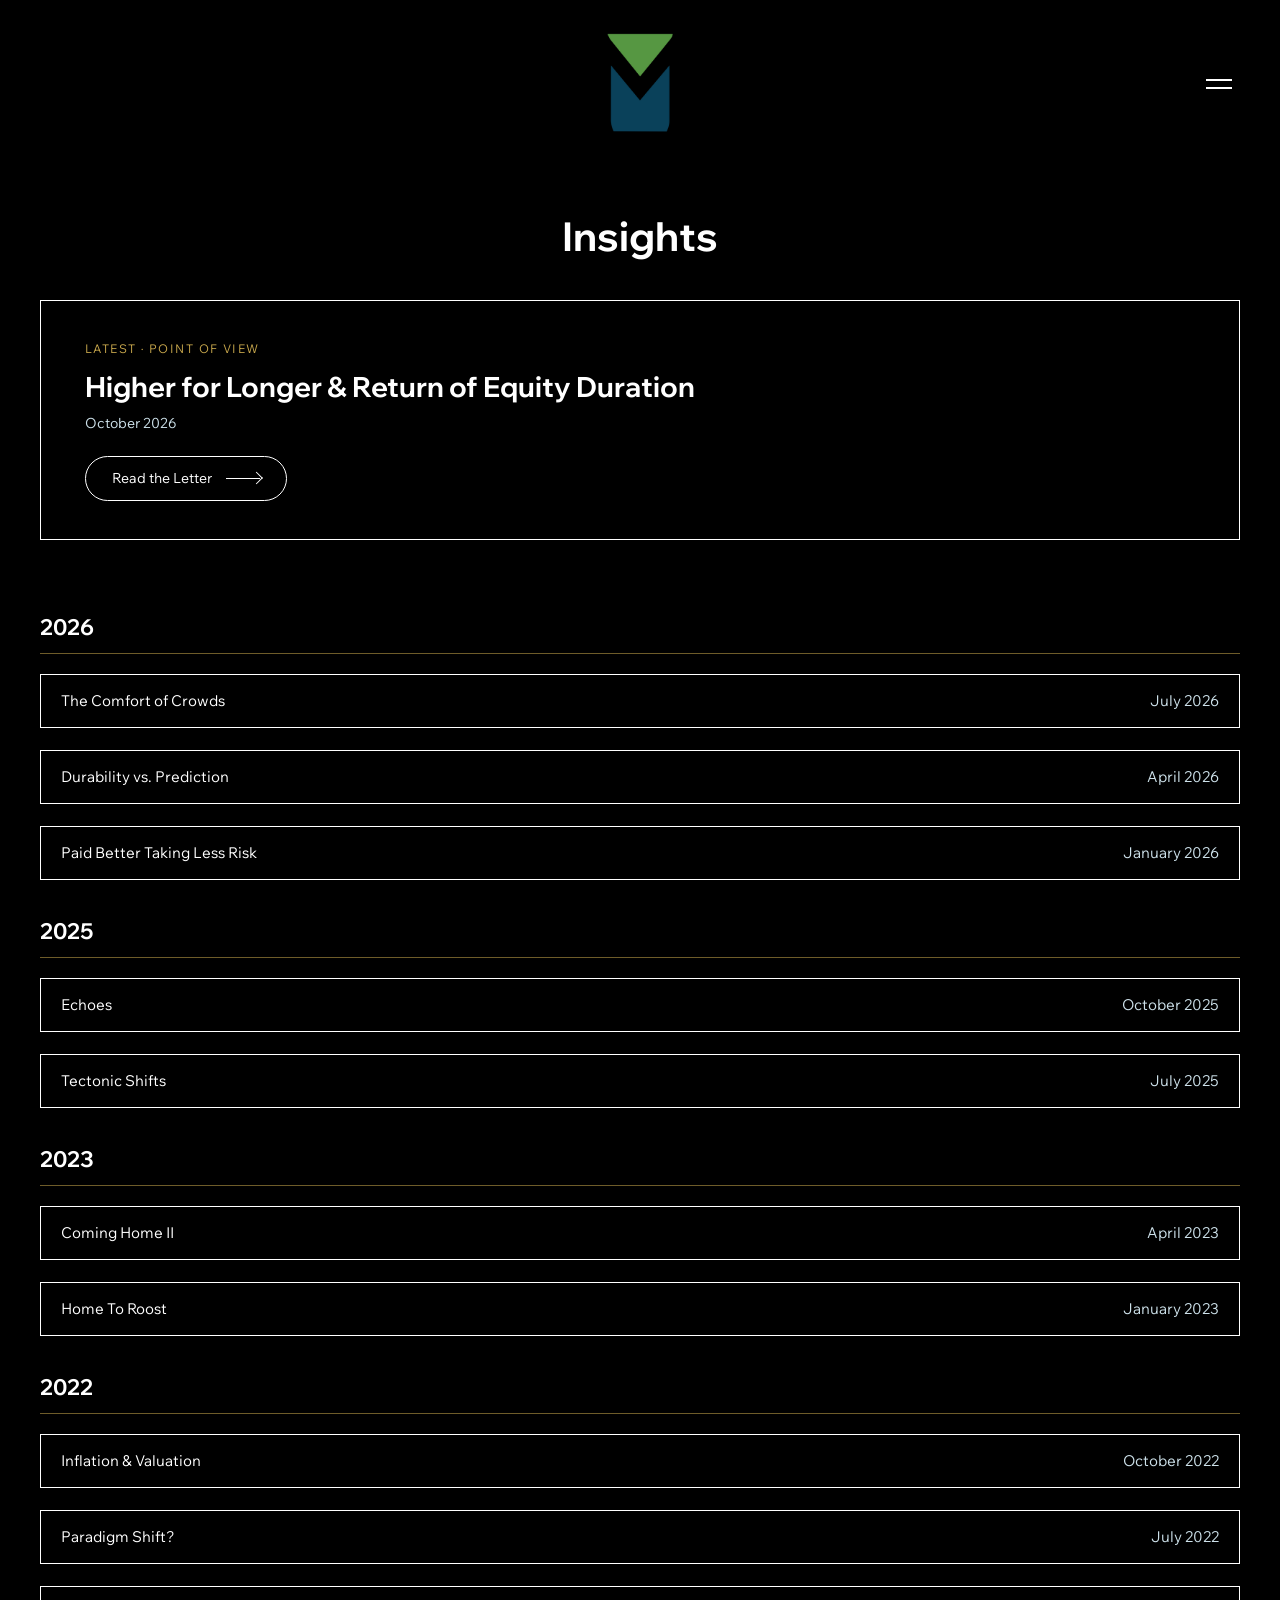
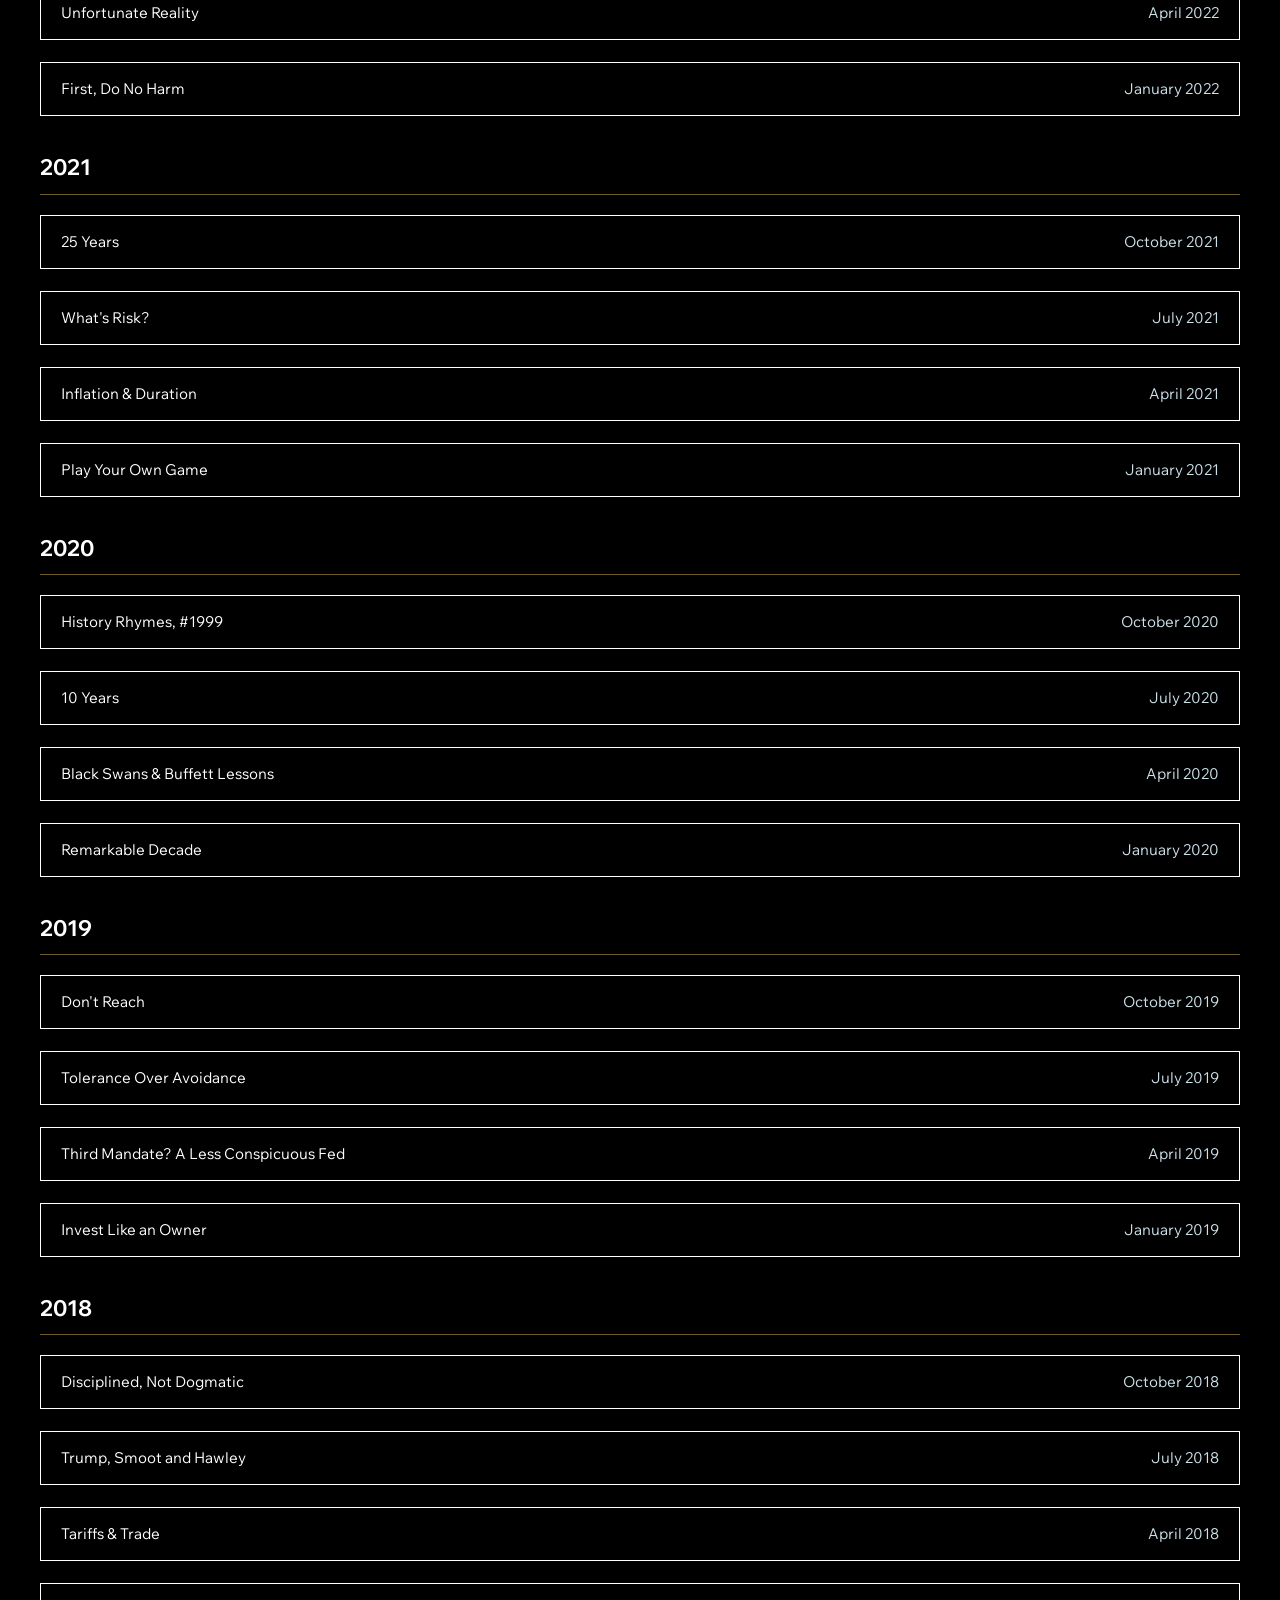
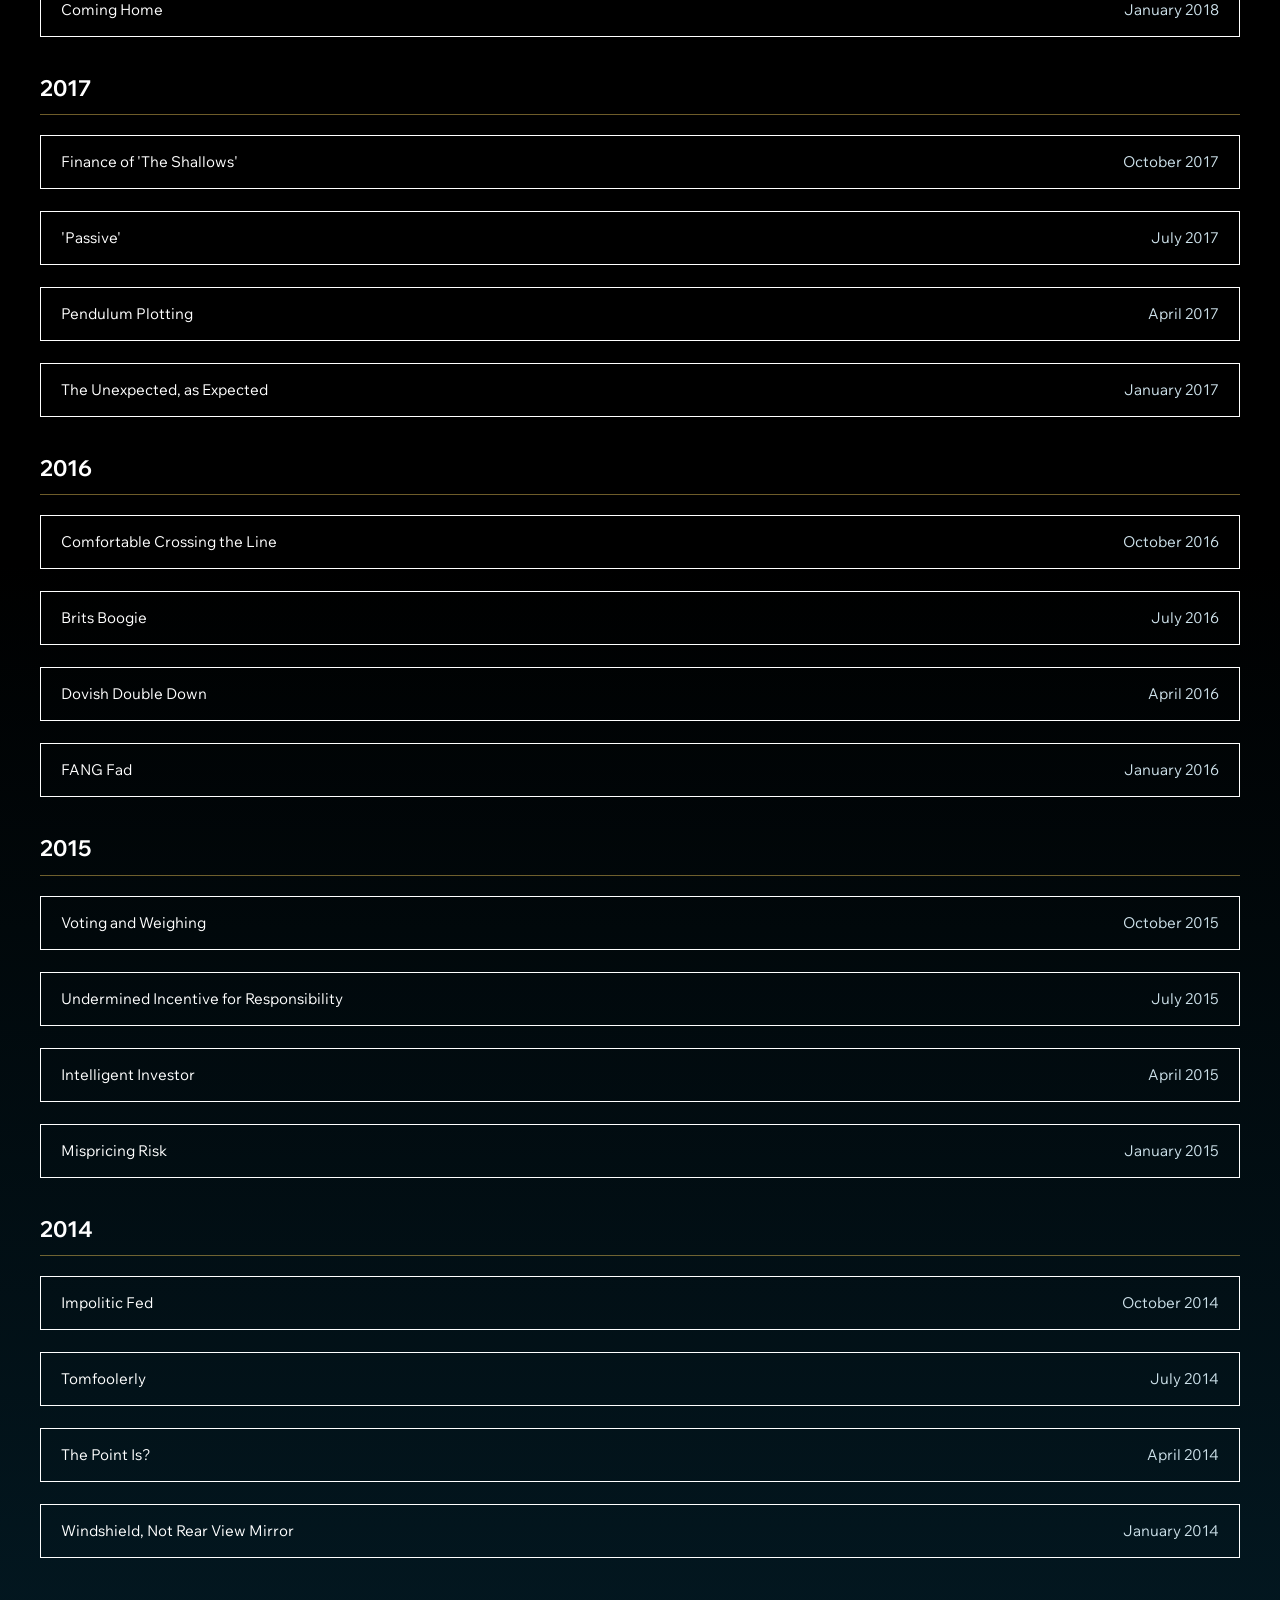
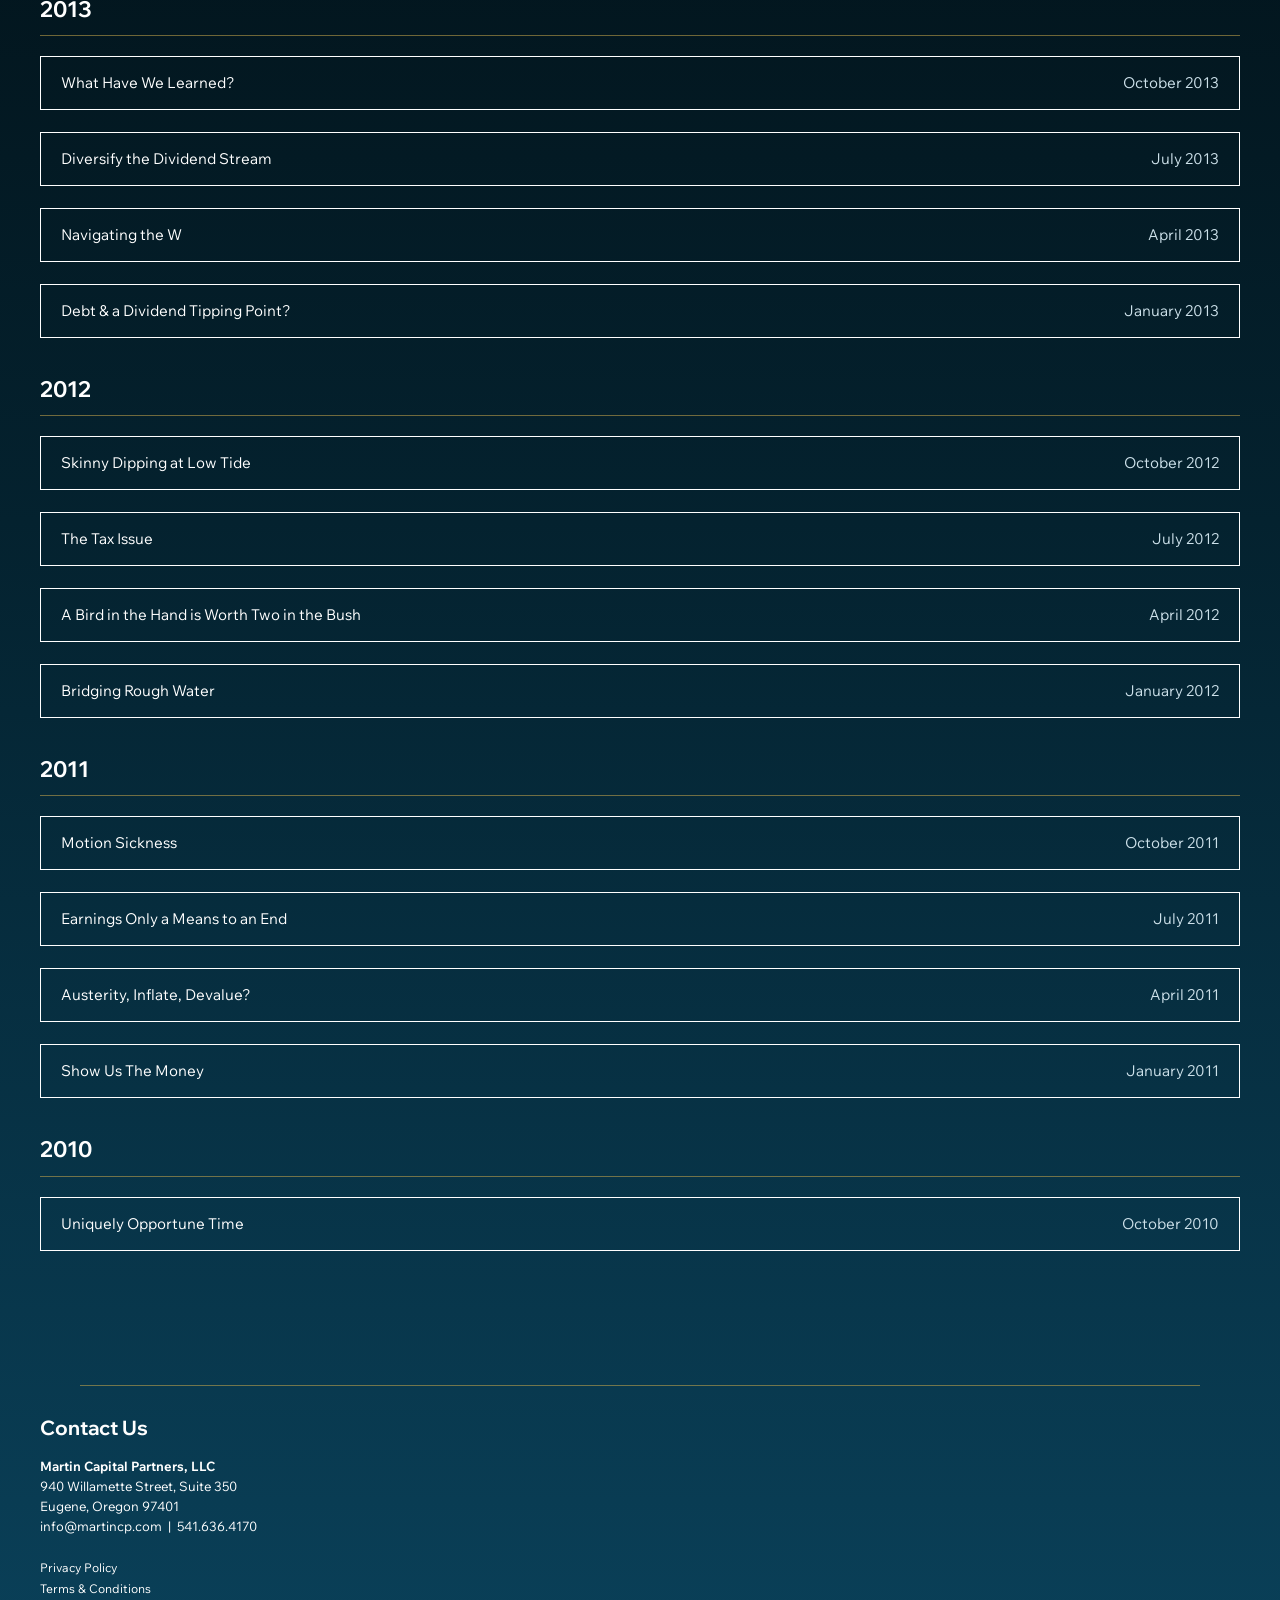
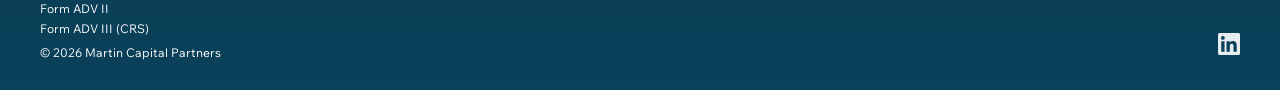
<file: insights.html>
<!DOCTYPE html>
<html lang="en">
<head>
<meta charset="UTF-8">
<meta name="viewport" content="width=device-width, initial-scale=1.0">
<title>Insights | Martin Capital Partners</title>
<meta name="description" content="Martin Capital Partners' quarterly Point of View letters — 57 letters on dividends, durability, and risk, written continuously since 2010.">
<link rel="canonical" href="https://www.martincp.com/insights">
<meta property="og:type" content="website">
<meta property="og:site_name" content="Martin Capital Partners">
<meta property="og:title" content="Insights | Martin Capital Partners">
<meta property="og:description" content="Martin Capital Partners' quarterly Point of View letters on dividends, durability, and risk, written continuously since 2010.">
<meta property="og:url" content="https://www.martincp.com/insights">
<meta property="og:image" content="https://www.martincp.com/assets/hero.jpg">
<meta name="twitter:card" content="summary_large_image">
<link rel="icon" type="image/png" href="assets/logo.png">
<link rel="preconnect" href="https://fonts.googleapis.com">
<link href="https://fonts.googleapis.com/css2?family=Wix+Madefor+Display:wght@400;700&family=Wix+Madefor+Text:wght@400;700&display=swap" rel="stylesheet">
<link rel="stylesheet" href="css/style.css?v=202608111342">
</head>
<body>
<div class="page">

<header class="site">
  <a class="logo" href="index.html"><img src="assets/logo.png" alt="Martin Capital Partners logo"></a>
  <button class="menu-btn" aria-label="Toggle menu" aria-expanded="false" onclick="toggleMenu()"><span></span><span></span></button>
</header>

<nav class="menu-overlay" id="menuOverlay" aria-label="Site menu">
  <a href="index.html">Home</a>
  <a href="team.html">MCP Team</a>
  <a href="philosophy.html">Investment Philosophy</a>
  <a href="insights.html" onclick="closeMenu()">Insights</a>
  <a href="index.html#resources">Client Resources</a>
  <a href="index.html#contact">Contact</a>
</nav>

<h1 class="page-title">Insights</h1>

<div class="wrap-wide">
  <div class="featured-letter reveal">
    <div class="kicker">Latest &middot; Point of View</div>
    <h2>Higher for Longer & Return of Equity Duration</h2>
    <div class="date">October 2026</div>
    <a class="btn" href="assets/letters/2026-oct-higher-for-longer-return-of-equity-duration.pdf" target="_blank" rel="noopener">Read the Letter <span class="arrow"></span></a>
  </div>

  <div class="year-block">
    <div class="year reveal">2026</div>
    <a class="insight-box reveal" href="assets/letters/2026-jul-the-comfort-of-crowds.pdf" target="_blank" rel="noopener"><span>The Comfort of Crowds</span><span class="when">July 2026</span></a>
    <a class="insight-box reveal" href="assets/letters/2026-apr-durability-vs-prediction.pdf" target="_blank" rel="noopener"><span>Durability vs. Prediction</span><span class="when">April 2026</span></a>
    <a class="insight-box reveal" href="assets/letters/2026-jan-paid-better-taking-less-risk.pdf" target="_blank" rel="noopener"><span>Paid Better Taking Less Risk</span><span class="when">January 2026</span></a>
  </div>
  <div class="year-block">
    <div class="year reveal">2025</div>
    <a class="insight-box reveal" href="assets/letters/2025-oct-echoes.pdf" target="_blank" rel="noopener"><span>Echoes</span><span class="when">October 2025</span></a>
    <a class="insight-box reveal" href="assets/letters/2025-jul-tectonic-shifts.pdf" target="_blank" rel="noopener"><span>Tectonic Shifts</span><span class="when">July 2025</span></a>
  </div>
  <div class="year-block">
    <div class="year reveal">2023</div>
    <a class="insight-box reveal" href="assets/letters/2023-apr-coming-home-ii.pdf" target="_blank" rel="noopener"><span>Coming Home II</span><span class="when">April 2023</span></a>
    <a class="insight-box reveal" href="assets/letters/2023-jan-home-to-roost.pdf" target="_blank" rel="noopener"><span>Home To Roost</span><span class="when">January 2023</span></a>
  </div>
  <div class="year-block">
    <div class="year reveal">2022</div>
    <a class="insight-box reveal" href="assets/letters/2022-oct-inflation-valuation.pdf" target="_blank" rel="noopener"><span>Inflation & Valuation</span><span class="when">October 2022</span></a>
    <a class="insight-box reveal" href="assets/letters/2022-jul-paradigm-shift.pdf" target="_blank" rel="noopener"><span>Paradigm Shift?</span><span class="when">July 2022</span></a>
    <a class="insight-box reveal" href="assets/letters/2022-apr-unfortunate-reality.pdf" target="_blank" rel="noopener"><span>Unfortunate Reality</span><span class="when">April 2022</span></a>
    <a class="insight-box reveal" href="assets/letters/2022-jan-first-do-no-harm.pdf" target="_blank" rel="noopener"><span>First, Do No Harm</span><span class="when">January 2022</span></a>
  </div>
  <div class="year-block">
    <div class="year reveal">2021</div>
    <a class="insight-box reveal" href="assets/letters/2021-oct-25-years.pdf" target="_blank" rel="noopener"><span>25 Years</span><span class="when">October 2021</span></a>
    <a class="insight-box reveal" href="assets/letters/2021-jul-what-s-risk.pdf" target="_blank" rel="noopener"><span>What's Risk?</span><span class="when">July 2021</span></a>
    <a class="insight-box reveal" href="assets/letters/2021-apr-inflation-duration.pdf" target="_blank" rel="noopener"><span>Inflation & Duration</span><span class="when">April 2021</span></a>
    <a class="insight-box reveal" href="assets/letters/2021-jan-play-your-own-game.pdf" target="_blank" rel="noopener"><span>Play Your Own Game</span><span class="when">January 2021</span></a>
  </div>
  <div class="year-block">
    <div class="year reveal">2020</div>
    <a class="insight-box reveal" href="assets/letters/2020-oct-history-rhymes-1999.pdf" target="_blank" rel="noopener"><span>History Rhymes, #1999</span><span class="when">October 2020</span></a>
    <a class="insight-box reveal" href="assets/letters/2020-jul-10-years.pdf" target="_blank" rel="noopener"><span>10 Years</span><span class="when">July 2020</span></a>
    <a class="insight-box reveal" href="assets/letters/2020-apr-black-swans-buffett-lessons.pdf" target="_blank" rel="noopener"><span>Black Swans & Buffett Lessons</span><span class="when">April 2020</span></a>
    <a class="insight-box reveal" href="assets/letters/2020-jan-remarkable-decade.pdf" target="_blank" rel="noopener"><span>Remarkable Decade</span><span class="when">January 2020</span></a>
  </div>
  <div class="year-block">
    <div class="year reveal">2019</div>
    <a class="insight-box reveal" href="assets/letters/2019-oct-don-t-reach.pdf" target="_blank" rel="noopener"><span>Don't Reach</span><span class="when">October 2019</span></a>
    <a class="insight-box reveal" href="assets/letters/2019-jul-tolerance-over-avoidance.pdf" target="_blank" rel="noopener"><span>Tolerance Over Avoidance</span><span class="when">July 2019</span></a>
    <a class="insight-box reveal" href="assets/letters/2019-apr-third-mandate-a-less-conspicuous-fed.pdf" target="_blank" rel="noopener"><span>Third Mandate? A Less Conspicuous Fed</span><span class="when">April 2019</span></a>
    <a class="insight-box reveal" href="assets/letters/2019-jan-invest-like-an-owner.pdf" target="_blank" rel="noopener"><span>Invest Like an Owner</span><span class="when">January 2019</span></a>
  </div>
  <div class="year-block">
    <div class="year reveal">2018</div>
    <a class="insight-box reveal" href="assets/letters/2018-oct-disciplined-not-dogmatic.pdf" target="_blank" rel="noopener"><span>Disciplined, Not Dogmatic</span><span class="when">October 2018</span></a>
    <a class="insight-box reveal" href="assets/letters/2018-jul-trump-smoot-and-hawley.pdf" target="_blank" rel="noopener"><span>Trump, Smoot and Hawley</span><span class="when">July 2018</span></a>
    <a class="insight-box reveal" href="assets/letters/2018-apr-tariffs-trade.pdf" target="_blank" rel="noopener"><span>Tariffs & Trade</span><span class="when">April 2018</span></a>
    <a class="insight-box reveal" href="assets/letters/2018-jan-coming-home.pdf" target="_blank" rel="noopener"><span>Coming Home</span><span class="when">January 2018</span></a>
  </div>
  <div class="year-block">
    <div class="year reveal">2017</div>
    <a class="insight-box reveal" href="assets/letters/2017-oct-finance-of-the-shallows.pdf" target="_blank" rel="noopener"><span>Finance of 'The Shallows'</span><span class="when">October 2017</span></a>
    <a class="insight-box reveal" href="assets/letters/2017-jul-passive.pdf" target="_blank" rel="noopener"><span>'Passive'</span><span class="when">July 2017</span></a>
    <a class="insight-box reveal" href="assets/letters/2017-apr-pendulum-plotting.pdf" target="_blank" rel="noopener"><span>Pendulum Plotting</span><span class="when">April 2017</span></a>
    <a class="insight-box reveal" href="assets/letters/2017-jan-the-unexpected-as-expected.pdf" target="_blank" rel="noopener"><span>The Unexpected, as Expected</span><span class="when">January 2017</span></a>
  </div>
  <div class="year-block">
    <div class="year reveal">2016</div>
    <a class="insight-box reveal" href="assets/letters/2016-oct-comfortable-crossing-the-line.pdf" target="_blank" rel="noopener"><span>Comfortable Crossing the Line</span><span class="when">October 2016</span></a>
    <a class="insight-box reveal" href="assets/letters/2016-jul-brits-boogie.pdf" target="_blank" rel="noopener"><span>Brits Boogie</span><span class="when">July 2016</span></a>
    <a class="insight-box reveal" href="assets/letters/2016-apr-dovish-double-down.pdf" target="_blank" rel="noopener"><span>Dovish Double Down</span><span class="when">April 2016</span></a>
    <a class="insight-box reveal" href="assets/letters/2016-jan-fang-fad.pdf" target="_blank" rel="noopener"><span>FANG Fad</span><span class="when">January 2016</span></a>
  </div>
  <div class="year-block">
    <div class="year reveal">2015</div>
    <a class="insight-box reveal" href="assets/letters/2015-oct-voting-and-weighing.pdf" target="_blank" rel="noopener"><span>Voting and Weighing</span><span class="when">October 2015</span></a>
    <a class="insight-box reveal" href="assets/letters/2015-jul-undermined-incentive-for-responsibility.pdf" target="_blank" rel="noopener"><span>Undermined Incentive for Responsibility</span><span class="when">July 2015</span></a>
    <a class="insight-box reveal" href="assets/letters/2015-apr-intelligent-investor.pdf" target="_blank" rel="noopener"><span>Intelligent Investor</span><span class="when">April 2015</span></a>
    <a class="insight-box reveal" href="assets/letters/2015-jan-mispricing-risk.pdf" target="_blank" rel="noopener"><span>Mispricing Risk</span><span class="when">January 2015</span></a>
  </div>
  <div class="year-block">
    <div class="year reveal">2014</div>
    <a class="insight-box reveal" href="assets/letters/2014-oct-impolitic-fed.pdf" target="_blank" rel="noopener"><span>Impolitic Fed</span><span class="when">October 2014</span></a>
    <a class="insight-box reveal" href="assets/letters/2014-jul-tomfoolerly.pdf" target="_blank" rel="noopener"><span>Tomfoolerly</span><span class="when">July 2014</span></a>
    <a class="insight-box reveal" href="assets/letters/2014-apr-the-point-is.pdf" target="_blank" rel="noopener"><span>The Point Is?</span><span class="when">April 2014</span></a>
    <a class="insight-box reveal" href="assets/letters/2014-jan-windshield-not-rear-view-mirror.pdf" target="_blank" rel="noopener"><span>Windshield, Not Rear View Mirror</span><span class="when">January 2014</span></a>
  </div>
  <div class="year-block">
    <div class="year reveal">2013</div>
    <a class="insight-box reveal" href="assets/letters/2013-oct-what-have-we-learned.pdf" target="_blank" rel="noopener"><span>What Have We Learned?</span><span class="when">October 2013</span></a>
    <a class="insight-box reveal" href="assets/letters/2013-jul-diversify-the-dividend-stream.pdf" target="_blank" rel="noopener"><span>Diversify the Dividend Stream</span><span class="when">July 2013</span></a>
    <a class="insight-box reveal" href="assets/letters/2013-apr-navigating-the-w.pdf" target="_blank" rel="noopener"><span>Navigating the W</span><span class="when">April 2013</span></a>
    <a class="insight-box reveal" href="assets/letters/2013-jan-debt-a-dividend-tipping-point.pdf" target="_blank" rel="noopener"><span>Debt & a Dividend Tipping Point?</span><span class="when">January 2013</span></a>
  </div>
  <div class="year-block">
    <div class="year reveal">2012</div>
    <a class="insight-box reveal" href="assets/letters/2012-oct-skinny-dipping-at-low-tide.pdf" target="_blank" rel="noopener"><span>Skinny Dipping at Low Tide</span><span class="when">October 2012</span></a>
    <a class="insight-box reveal" href="assets/letters/2012-jul-the-tax-issue.pdf" target="_blank" rel="noopener"><span>The Tax Issue</span><span class="when">July 2012</span></a>
    <a class="insight-box reveal" href="assets/letters/2012-apr-a-bird-in-the-hand-is-worth-two-in-the-bush.pdf" target="_blank" rel="noopener"><span>A Bird in the Hand is Worth Two in the Bush</span><span class="when">April 2012</span></a>
    <a class="insight-box reveal" href="assets/letters/2012-jan-bridging-rough-water.pdf" target="_blank" rel="noopener"><span>Bridging Rough Water</span><span class="when">January 2012</span></a>
  </div>
  <div class="year-block">
    <div class="year reveal">2011</div>
    <a class="insight-box reveal" href="assets/letters/2011-oct-motion-sickness.pdf" target="_blank" rel="noopener"><span>Motion Sickness</span><span class="when">October 2011</span></a>
    <a class="insight-box reveal" href="assets/letters/2011-jul-earnings-only-a-means-to-an-end.pdf" target="_blank" rel="noopener"><span>Earnings Only a Means to an End</span><span class="when">July 2011</span></a>
    <a class="insight-box reveal" href="assets/letters/2011-apr-austerity-inflate-devalue.pdf" target="_blank" rel="noopener"><span>Austerity, Inflate, Devalue?</span><span class="when">April 2011</span></a>
    <a class="insight-box reveal" href="assets/letters/2011-jan-show-us-the-money.pdf" target="_blank" rel="noopener"><span>Show Us The Money</span><span class="when">January 2011</span></a>
  </div>
  <div class="year-block">
    <div class="year reveal">2010</div>
    <a class="insight-box reveal" href="assets/letters/2010-oct-uniquely-opportune-time.pdf" target="_blank" rel="noopener"><span>Uniquely Opportune Time</span><span class="when">October 2010</span></a>
  </div>
</div>

<footer class="site" id="contact" style="margin-top:60px">
  <div class="rule"></div>
  <div class="footer-inner">
    <h3>Contact Us</h3>
    <div class="addr">
      <p class="firm">Martin Capital Partners, LLC</p>
      <p>940 Willamette Street, Suite 350</p>
      <p>Eugene, Oregon 97401</p>
      <p><a href="mailto:info@martincp.com">info@martincp.com</a> &nbsp;|&nbsp; 541.636.4170</p>
    </div>
    <div class="legal">
      <a href="assets/docs/privacy-policy.pdf" target="_blank" rel="noopener">Privacy Policy</a>
      <a href="assets/docs/terms-and-conditions.pdf" target="_blank" rel="noopener">Terms &amp; Conditions</a>
      <a href="assets/docs/form-adv-ii.pdf" target="_blank" rel="noopener">Form ADV II</a>
      <a href="assets/docs/form-adv-iii-crs.pdf" target="_blank" rel="noopener">Form ADV III (CRS)</a>
    </div>
    <p class="copyright">&copy; 2026 Martin Capital Partners</p>
    <a class="linkedin" href="https://www.linkedin.com/company/martin-capital-partners-llc/about/" target="_blank" rel="noopener" aria-label="Martin Capital Partners on LinkedIn">
      <svg viewBox="0 0 24 24" xmlns="http://www.w3.org/2000/svg"><path d="M20.45 20.45h-3.55v-5.57c0-1.33-.03-3.04-1.85-3.04-1.86 0-2.14 1.45-2.14 2.94v5.67H9.35V9h3.41v1.56h.05c.48-.9 1.64-1.85 3.37-1.85 3.6 0 4.27 2.37 4.27 5.46v6.28zM5.34 7.43a2.06 2.06 0 1 1 0-4.12 2.06 2.06 0 0 1 0 4.12zM7.12 20.45H3.56V9h3.56v11.45zM22.22 0H1.77C.79 0 0 .77 0 1.72v20.55C0 23.23.79 24 1.77 24h20.45c.98 0 1.78-.77 1.78-1.73V1.72C24 .77 23.2 0 22.22 0z"/></svg>
    </a>
  </div>
</footer>

</div>
<script src="js/main.js?v=202608111342"></script>
</body>
</html>
</file>
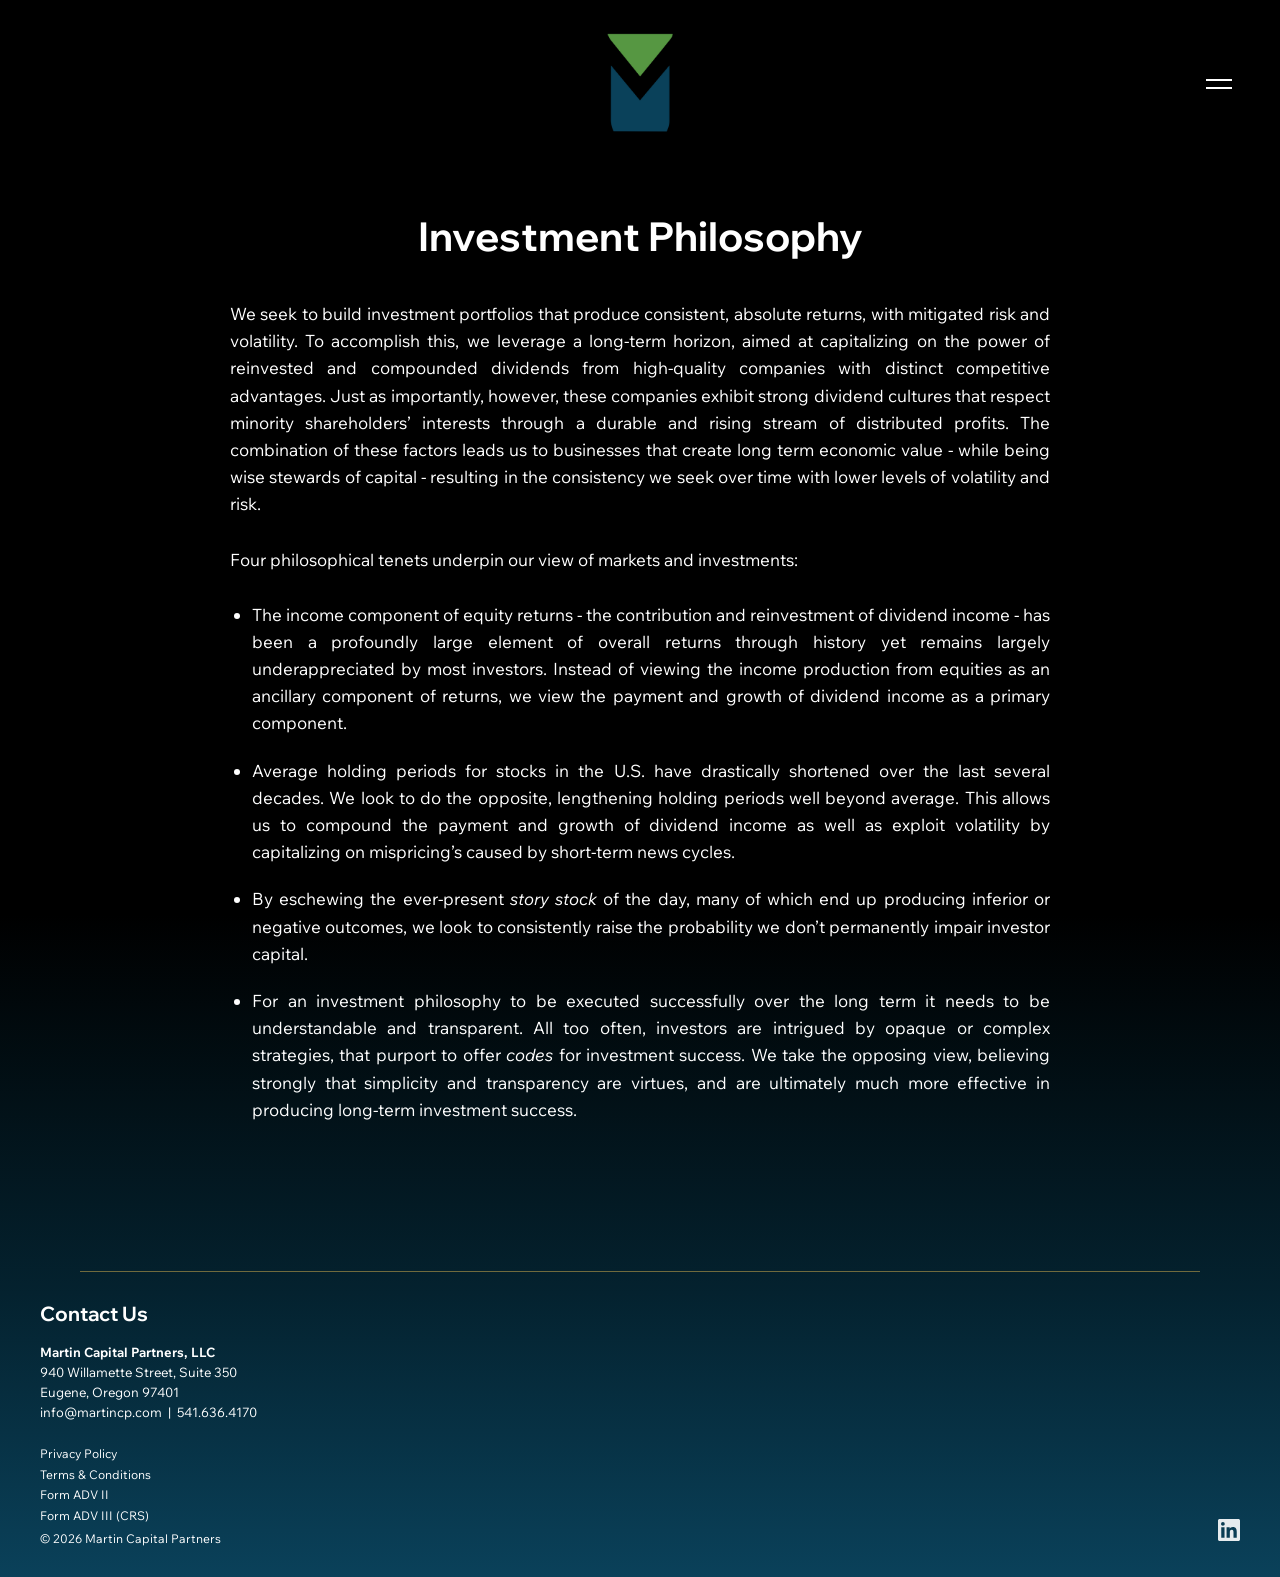
<file: philosophy.html>
<!DOCTYPE html>
<html lang="en">
<head>
<meta charset="UTF-8">
<meta name="viewport" content="width=device-width, initial-scale=1.0">
<title>Investment Philosophy | Martin Capital Partners</title>
<meta name="description" content="Martin Capital Partners' investment philosophy: consistent, absolute returns with mitigated risk through long-term, dividend-focused investing in high-quality companies.">
<link rel="canonical" href="https://www.martincp.com/philosophy">
<meta property="og:type" content="website">
<meta property="og:site_name" content="Martin Capital Partners">
<meta property="og:title" content="Investment Philosophy | Martin Capital Partners">
<meta property="og:description" content="Martin Capital Partners' investment philosophy: consistent, absolute returns with mitigated risk through long-term, dividend-focused investing in high-quality companies.">
<meta property="og:url" content="https://www.martincp.com/philosophy">
<meta property="og:image" content="https://www.martincp.com/assets/hero.jpg">
<meta name="twitter:card" content="summary_large_image">
<link rel="icon" type="image/png" href="assets/logo.png">
<link rel="preconnect" href="https://fonts.googleapis.com">
<link href="https://fonts.googleapis.com/css2?family=Wix+Madefor+Display:wght@400;700&family=Wix+Madefor+Text:wght@400;700&display=swap" rel="stylesheet">
<link rel="stylesheet" href="css/style.css?v=202608111342">
</head>
<body>
<div class="page">

<header class="site">
  <a class="logo" href="index.html"><img src="assets/logo.png" alt="Martin Capital Partners logo"></a>
  <button class="menu-btn" aria-label="Toggle menu" aria-expanded="false" onclick="toggleMenu()"><span></span><span></span></button>
</header>

<nav class="menu-overlay" id="menuOverlay" aria-label="Site menu">
  <a href="index.html">Home</a>
  <a href="team.html">MCP Team</a>
  <a href="philosophy.html" onclick="closeMenu()">Investment Philosophy</a>
  <a href="insights.html">Insights</a>
  <a href="index.html#resources">Client Resources</a>
  <a href="index.html#contact">Contact</a>
</nav>

<h1 class="page-title">Investment Philosophy</h1>

<div class="wrap prose" style="margin-bottom:80px">
  <p class="reveal">We seek to build investment portfolios that produce consistent, absolute returns, with mitigated risk and volatility. To accomplish this, we leverage a long-term horizon, aimed at capitalizing on the power of reinvested and compounded dividends from high-quality companies with distinct competitive advantages. Just as importantly, however, these companies exhibit strong dividend cultures that respect minority shareholders&rsquo; interests through a durable and rising stream of distributed profits. The combination of these factors leads us to businesses that create long term economic value - while being wise stewards of capital - resulting in the consistency we seek over time with lower levels of volatility and risk.</p>
  <p class="reveal">Four philosophical tenets underpin our view of markets and investments:</p>
  <ul>
    <li class="reveal">The income component of equity returns - the contribution and reinvestment of dividend income - has been a profoundly large element of overall returns through history yet remains largely underappreciated by most investors. Instead of viewing the income production from equities as an ancillary component of returns, we view the payment and growth of dividend income as a primary component.</li>
    <li class="reveal">Average holding periods for stocks in the U.S. have drastically shortened over the last several decades. We look to do the opposite, lengthening holding periods well beyond average. This allows us to compound the payment and growth of dividend income as well as exploit volatility by capitalizing on mispricing&rsquo;s caused by short-term news cycles.</li>
    <li class="reveal">By eschewing the ever-present <em>story stock</em> of the day, many of which end up producing inferior or negative outcomes, we look to consistently raise the probability we don&rsquo;t permanently impair investor capital.</li>
    <li class="reveal">For an investment philosophy to be executed successfully over the long term it needs to be understandable and transparent. All too often, investors are intrigued by opaque or complex strategies, that purport to offer <em>codes</em> for investment success. We take the opposing view, believing strongly that simplicity and transparency are virtues, and are ultimately much more effective in producing long-term investment success.</li>
  </ul>
</div>

<footer class="site" id="contact">
  <div class="rule"></div>
  <div class="footer-inner">
    <h3>Contact Us</h3>
    <div class="addr">
      <p class="firm">Martin Capital Partners, LLC</p>
      <p>940 Willamette Street, Suite 350</p>
      <p>Eugene, Oregon 97401</p>
      <p><a href="mailto:info@martincp.com">info@martincp.com</a> &nbsp;|&nbsp; 541.636.4170</p>
    </div>
    <div class="legal">
      <a href="assets/docs/privacy-policy.pdf" target="_blank" rel="noopener">Privacy Policy</a>
      <a href="assets/docs/terms-and-conditions.pdf" target="_blank" rel="noopener">Terms &amp; Conditions</a>
      <a href="assets/docs/form-adv-ii.pdf" target="_blank" rel="noopener">Form ADV II</a>
      <a href="assets/docs/form-adv-iii-crs.pdf" target="_blank" rel="noopener">Form ADV III (CRS)</a>
    </div>
    <p class="copyright">&copy; 2026 Martin Capital Partners</p>
    <a class="linkedin" href="https://www.linkedin.com/company/martin-capital-partners-llc/about/" target="_blank" rel="noopener" aria-label="Martin Capital Partners on LinkedIn">
      <svg viewBox="0 0 24 24" xmlns="http://www.w3.org/2000/svg"><path d="M20.45 20.45h-3.55v-5.57c0-1.33-.03-3.04-1.85-3.04-1.86 0-2.14 1.45-2.14 2.94v5.67H9.35V9h3.41v1.56h.05c.48-.9 1.64-1.85 3.37-1.85 3.6 0 4.27 2.37 4.27 5.46v6.28zM5.34 7.43a2.06 2.06 0 1 1 0-4.12 2.06 2.06 0 0 1 0 4.12zM7.12 20.45H3.56V9h3.56v11.45zM22.22 0H1.77C.79 0 0 .77 0 1.72v20.55C0 23.23.79 24 1.77 24h20.45c.98 0 1.78-.77 1.78-1.73V1.72C24 .77 23.2 0 22.22 0z"/></svg>
    </a>
  </div>
</footer>

</div>
<script src="js/main.js?v=202608111342"></script>
</body>
</html>
</file>
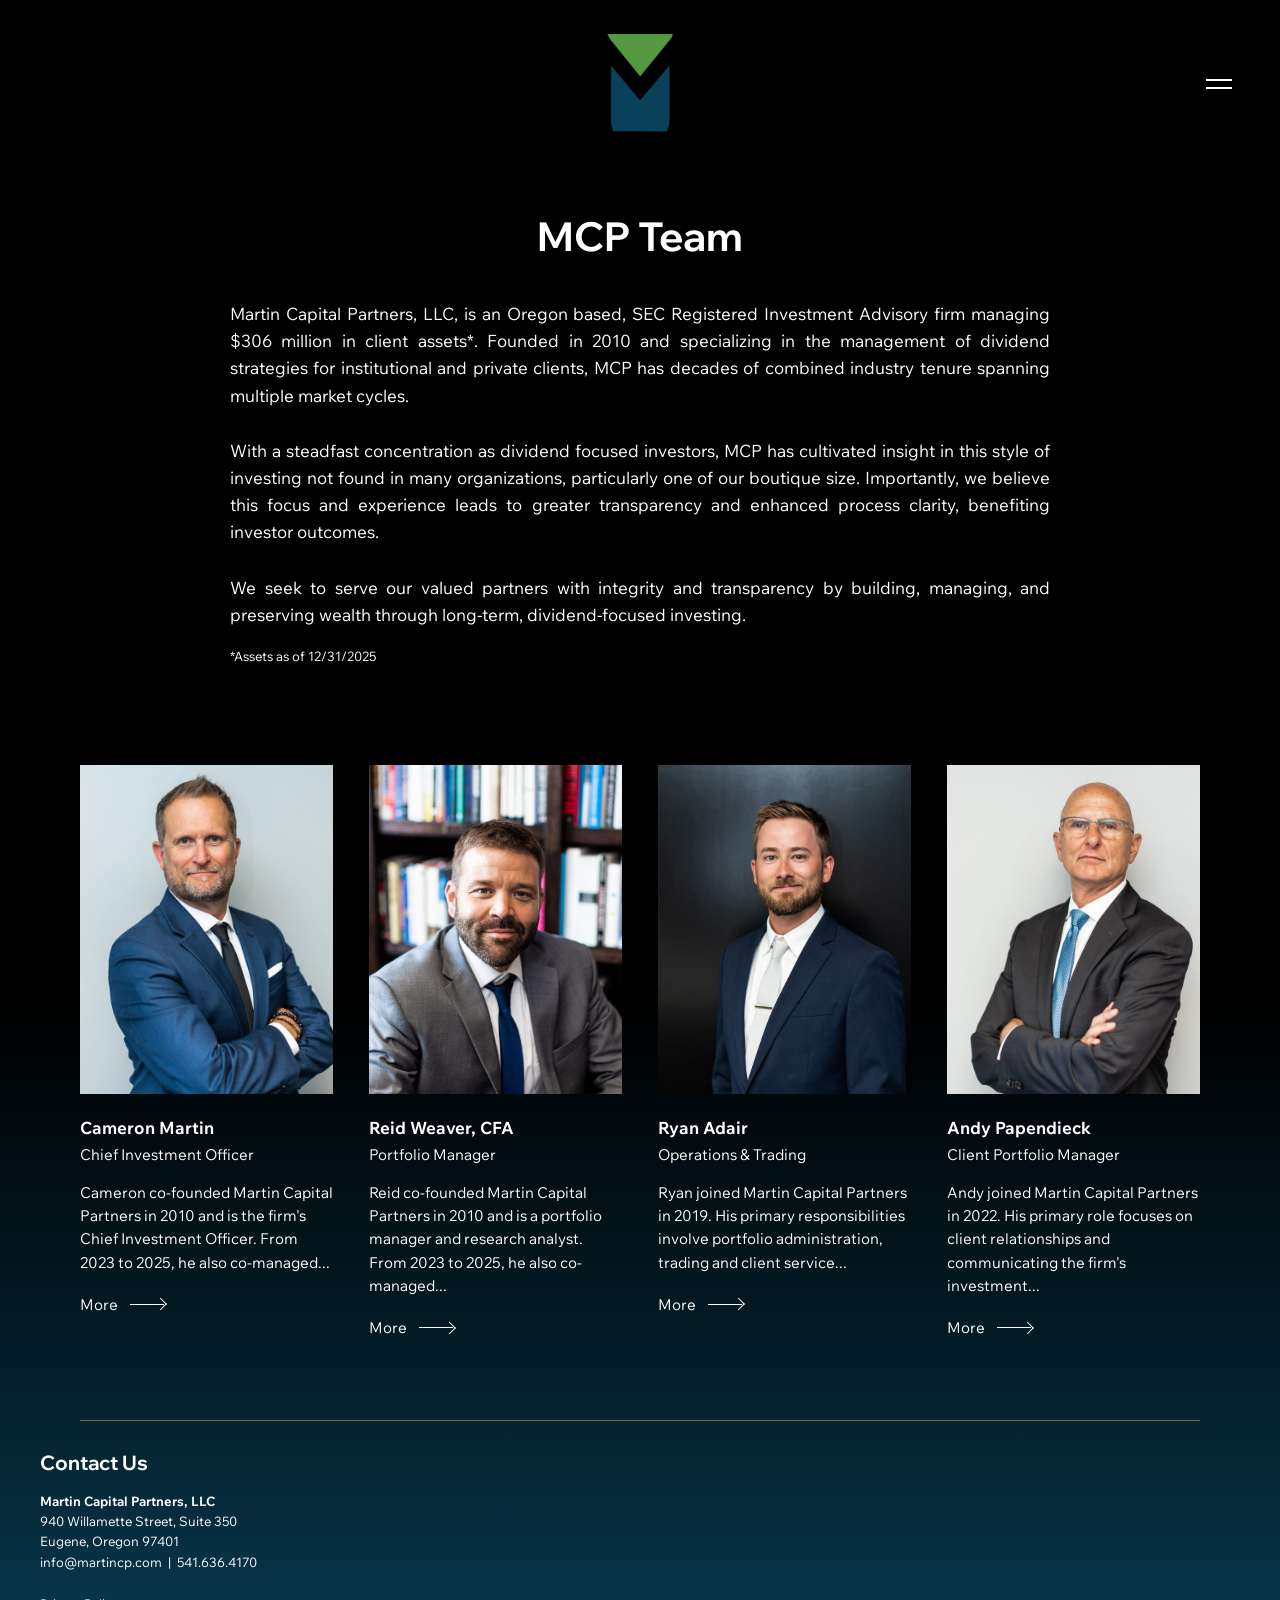
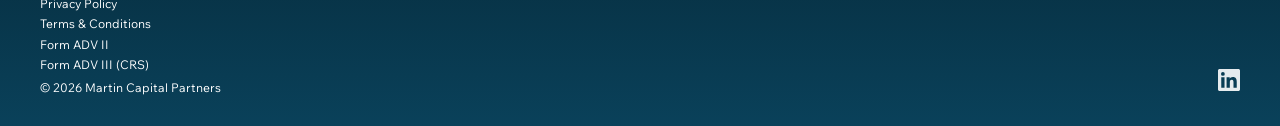
<file: team.html>
<!DOCTYPE html>
<html lang="en">
<head>
<meta charset="UTF-8">
<meta name="viewport" content="width=device-width, initial-scale=1.0">
<title>MCP Team | Martin Capital Partners</title>
<meta name="description" content="Meet the Martin Capital Partners team — decades of combined industry tenure focused on dividend-growth investing for institutional and private clients.">
<link rel="canonical" href="https://www.martincp.com/team">
<meta property="og:type" content="website">
<meta property="og:site_name" content="Martin Capital Partners">
<meta property="og:title" content="MCP Team | Martin Capital Partners">
<meta property="og:description" content="Meet the Martin Capital Partners team — decades of combined industry tenure focused on dividend-growth investing for institutional and private clients.">
<meta property="og:url" content="https://www.martincp.com/team">
<meta property="og:image" content="https://www.martincp.com/assets/hero.jpg">
<meta name="twitter:card" content="summary_large_image">
<link rel="icon" type="image/png" href="assets/logo.png">
<link rel="preconnect" href="https://fonts.googleapis.com">
<link href="https://fonts.googleapis.com/css2?family=Wix+Madefor+Display:wght@400;700&family=Wix+Madefor+Text:wght@400;700&display=swap" rel="stylesheet">
<link rel="stylesheet" href="css/style.css?v=202608111342">
</head>
<body>
<div class="page">

<header class="site">
  <a class="logo" href="index.html"><img src="assets/logo.png" alt="Martin Capital Partners logo"></a>
  <button class="menu-btn" aria-label="Toggle menu" aria-expanded="false" onclick="toggleMenu()"><span></span><span></span></button>
</header>

<nav class="menu-overlay" id="menuOverlay" aria-label="Site menu">
  <a href="index.html">Home</a>
  <a href="team.html" onclick="closeMenu()">MCP Team</a>
  <a href="philosophy.html">Investment Philosophy</a>
  <a href="insights.html">Insights</a>
  <a href="index.html#resources">Client Resources</a>
  <a href="index.html#contact">Contact</a>
</nav>

<h1 class="page-title">MCP Team</h1>

<div class="wrap prose">
  <p class="reveal">Martin Capital Partners, LLC, is an Oregon based, SEC Registered Investment Advisory firm managing $306 million in client assets*. Founded in 2010 and specializing in the management of dividend strategies for institutional and private clients, MCP has decades of combined industry tenure spanning multiple market cycles.</p>
  <p class="reveal">With a steadfast concentration as dividend focused investors, MCP has cultivated insight in this style of investing not found in many organizations, particularly one of our boutique size. Importantly, we believe this focus and experience leads to greater transparency and enhanced process clarity, benefiting investor outcomes.</p>
  <p class="reveal">We seek to serve our valued partners with integrity and transparency by building, managing, and preserving wealth through long-term, dividend-focused investing.</p>
  <p class="note">*Assets as of 12/31/2025</p>
</div>

<div class="team-grid">
  <div class="member reveal">
    <img class="photo" src="assets/cameron.jpg" alt="Cameron Martin">
    <p class="name">Cameron Martin</p>
    <p class="role">Chief Investment Officer</p>
    <p class="teaser">Cameron co-founded Martin Capital Partners in 2010 and is the firm's Chief Investment Officer. From 2023 to 2025, he also co-managed...</p>
    <button class="more-link" onclick="openBio('cameron')">More <span class="arrow"></span></button>
  </div>
  <div class="member reveal">
    <img class="photo" src="assets/reid.jpg" alt="Reid Weaver">
    <p class="name">Reid Weaver, CFA</p>
    <p class="role">Portfolio Manager</p>
    <p class="teaser">Reid co-founded Martin Capital Partners in 2010 and is a portfolio manager and research analyst. From 2023 to 2025, he also co-managed...</p>
    <button class="more-link" onclick="openBio('reid')">More <span class="arrow"></span></button>
  </div>
  <div class="member reveal">
    <img class="photo" src="assets/ryan.jpg" alt="Ryan Adair">
    <p class="name">Ryan Adair</p>
    <p class="role">Operations &amp; Trading</p>
    <p class="teaser">Ryan joined Martin Capital Partners in 2019. His primary responsibilities involve portfolio administration, trading and client service...</p>
    <button class="more-link" onclick="openBio('ryan')">More <span class="arrow"></span></button>
  </div>
  <div class="member reveal">
    <img class="photo" src="assets/andy.jpg" alt="Andy Papendieck">
    <p class="name">Andy Papendieck</p>
    <p class="role">Client Portfolio Manager</p>
    <p class="teaser">Andy joined Martin Capital Partners in 2022. His primary role focuses on client relationships and communicating the firm's investment...</p>
    <button class="more-link" onclick="openBio('andy')">More <span class="arrow"></span></button>
  </div>
</div>

<!-- ============================== bio modals ============================== -->
<div class="modal-backdrop" id="bio-cameron">
  <div class="bio-modal" role="dialog" aria-modal="true" aria-label="Cameron Martin bio">
    <button class="bio-close" aria-label="Close" onclick="closeBio()">&times;</button>
    <div class="bio-photo"><img src="assets/cameron.jpg" alt="Cameron Martin"></div>
    <div class="bio-content">
      <p class="name">Cameron Martin</p>
      <p class="role">Chief Investment Officer</p>
      <div class="gold-rule"></div>
      <p class="bio-stats"><strong>16 years</strong> at MCP&nbsp;&nbsp;&middot;&nbsp;&nbsp;<strong>30 years</strong> in the industry</p>
      <p class="bio-line"><span>Experience</span>WCM Investment Management, Solomon Smith Barney</p>
      <p class="bio-line"><span>Education</span>University of Oregon</p>
      <div class="bio-text"><p>Cameron co-founded Martin Capital Partners in 2010 and is the firm&rsquo;s Chief Investment Officer. From 2023 to 2025, he also co-managed the Quality Dividend Growth Fund on behalf of WCM Investment Management. Cameron started in the investment management business with Solomon Smith Barney, managing private client portfolios for the firm&rsquo;s Portfolio Management Group. Additionally, he was an active member of SSB&rsquo;s Portfolio Management Institute. A University of Oregon graduate, Cameron began his investment management career in 1996. He is a past recipient of the University&rsquo;s Leo Harris Award, recognizing a former letterman for distinction in his profession and community.</p></div>
    </div>
  </div>
</div>

<div class="modal-backdrop" id="bio-reid">
  <div class="bio-modal" role="dialog" aria-modal="true" aria-label="Reid Weaver, CFA bio">
    <button class="bio-close" aria-label="Close" onclick="closeBio()">&times;</button>
    <div class="bio-photo"><img src="assets/reid.jpg" alt="Reid Weaver, CFA"></div>
    <div class="bio-content">
      <p class="name">Reid Weaver, CFA</p>
      <p class="role">Portfolio Manager</p>
      <div class="gold-rule"></div>
      <p class="bio-stats"><strong>16 years</strong> at MCP&nbsp;&nbsp;&middot;&nbsp;&nbsp;<strong>24 years</strong> in the industry</p>
      <p class="bio-line"><span>Experience</span>WCM Investment Management, Juniper Capital</p>
      <p class="bio-line"><span>Education</span>University of Oregon</p>
      <div class="bio-text"><p>Reid co-founded Martin Capital Partners in 2010 and is a portfolio manager and research analyst. From 2023 to 2025, he also co-managed the Quality Dividend Growth Fund on behalf of WCM Investment Management. Reid entered the financial services industry in 2002 as a research analyst and trader for Juniper Capital, an Oregon-based investment advisory firm. He received a Bachelor of Science degree from the University of Oregon and is a member of the CFA Institute and the Chartered Financial Analyst Society of Portland.</p></div>
    </div>
  </div>
</div>

<div class="modal-backdrop" id="bio-ryan">
  <div class="bio-modal" role="dialog" aria-modal="true" aria-label="Ryan Adair bio">
    <button class="bio-close" aria-label="Close" onclick="closeBio()">&times;</button>
    <div class="bio-photo"><img src="assets/ryan.jpg" alt="Ryan Adair"></div>
    <div class="bio-content">
      <p class="name">Ryan Adair</p>
      <p class="role">Operations &amp; Trading</p>
      <div class="gold-rule"></div>
      <p class="bio-stats"><strong>7 years</strong> at MCP&nbsp;&nbsp;&middot;&nbsp;&nbsp;<strong>8 years</strong> in the industry</p>
      <p class="bio-line"><span>Experience</span>WCM Investment Management, U.S. Bank</p>
      <p class="bio-line"><span>Education</span>University of Oregon</p>
      <div class="bio-text"><p>Ryan joined Martin Capital Partners in 2019. His primary responsibilities involve portfolio administration, trading and client service, which he also performed for WCM Investment Management from 2023 to 2025. Prior to Martin Capital Partners, Ryan worked for U.S. Bank, performing operational duties in addition to working directly with the bank&rsquo;s customers. He is a graduate of the University of Oregon, where he received a Bachelor of Science degree in Economics, with a concentration in banking and finance.</p></div>
    </div>
  </div>
</div>

<div class="modal-backdrop" id="bio-andy">
  <div class="bio-modal" role="dialog" aria-modal="true" aria-label="Andy Papendieck bio">
    <button class="bio-close" aria-label="Close" onclick="closeBio()">&times;</button>
    <div class="bio-photo"><img src="assets/andy.jpg" alt="Andy Papendieck"></div>
    <div class="bio-content">
      <p class="name">Andy Papendieck</p>
      <p class="role">Client Portfolio Manager</p>
      <div class="gold-rule"></div>
      <p class="bio-stats"><strong>4 years</strong> at MCP&nbsp;&nbsp;&middot;&nbsp;&nbsp;<strong>42 years</strong> in the industry</p>
      <p class="bio-line"><span>Experience</span>WCM Investment Management, Smith Barney, Ragen Mackenzie, Wells Fargo</p>
      <div class="bio-text"><p>Andy joined Martin Capital Partners in 2022. His primary role focuses on client relationships and communicating the firm&rsquo;s investment philosophy and strategic thinking. He has extensive industry experience, dating to 1985, implementing investment strategies for families and business owners. Andy has worked for multiple prominent firms, including WCM Investment Management, Smith Barney and Ragen Mackenzie, as well as smaller boutique advisory groups. In addition to his work with investment clients, Andy serves as a volunteer and board member for Agape Families, which he and his wife Heather founded in 2012. He has been a long-time volunteer with the Oregon Department of Corrections, twice receiving the DOC Outstanding Volunteer Award (2011, 2014).</p></div>
    </div>
  </div>
</div>

<footer class="site" id="contact">
  <div class="rule"></div>
  <div class="footer-inner">
    <h3>Contact Us</h3>
    <div class="addr">
      <p class="firm">Martin Capital Partners, LLC</p>
      <p>940 Willamette Street, Suite 350</p>
      <p>Eugene, Oregon 97401</p>
      <p><a href="mailto:info@martincp.com">info@martincp.com</a> &nbsp;|&nbsp; 541.636.4170</p>
    </div>
    <div class="legal">
      <a href="assets/docs/privacy-policy.pdf" target="_blank" rel="noopener">Privacy Policy</a>
      <a href="assets/docs/terms-and-conditions.pdf" target="_blank" rel="noopener">Terms &amp; Conditions</a>
      <a href="assets/docs/form-adv-ii.pdf" target="_blank" rel="noopener">Form ADV II</a>
      <a href="assets/docs/form-adv-iii-crs.pdf" target="_blank" rel="noopener">Form ADV III (CRS)</a>
    </div>
    <p class="copyright">&copy; 2026 Martin Capital Partners</p>
    <a class="linkedin" href="https://www.linkedin.com/company/martin-capital-partners-llc/about/" target="_blank" rel="noopener" aria-label="Martin Capital Partners on LinkedIn">
      <svg viewBox="0 0 24 24" xmlns="http://www.w3.org/2000/svg"><path d="M20.45 20.45h-3.55v-5.57c0-1.33-.03-3.04-1.85-3.04-1.86 0-2.14 1.45-2.14 2.94v5.67H9.35V9h3.41v1.56h.05c.48-.9 1.64-1.85 3.37-1.85 3.6 0 4.27 2.37 4.27 5.46v6.28zM5.34 7.43a2.06 2.06 0 1 1 0-4.12 2.06 2.06 0 0 1 0 4.12zM7.12 20.45H3.56V9h3.56v11.45zM22.22 0H1.77C.79 0 0 .77 0 1.72v20.55C0 23.23.79 24 1.77 24h20.45c.98 0 1.78-.77 1.78-1.73V1.72C24 .77 23.2 0 22.22 0z"/></svg>
    </a>
  </div>
</footer>

</div>
<script src="js/main.js?v=202608111342"></script>
</body>
</html>
</file>
<file: css/style.css>
/* ==========================================================================
   Martin Capital Partners — martincp.com static rebuild
   Theme extracted from live Wix site:
     Fonts:  Wix Madefor Display (headings) / Wix Madefor Text (body)
     Colors: #000 base, #0A415A deep blue, #FFF text
   ========================================================================== */

:root{
  --blue:#0A415A;
  --gold:#C9A84C;
  --white:#FFFFFF;
  --gray:#8F8F8F;
  --black:#000000;
  --hairline:rgba(255,255,255,.55);
  --max:1200px;
}

*{box-sizing:border-box;margin:0;padding:0}

html{scroll-behavior:smooth}

body{
  background:var(--black);
  color:var(--white);
  font-family:'Wix Madefor Text',HelveticaNeue,Helvetica,Arial,sans-serif;
  font-size:17px;
  line-height:1.6;
  font-weight:400;
  -webkit-font-smoothing:antialiased;
}

/* Page background: black fading into the deep blue toward the footer,
   matching the live site's long gradient */
.page{
  min-height:100vh;
  display:flex;
  flex-direction:column;
  background:linear-gradient(180deg,#000 0%,#000 58%,#04222F 82%,var(--blue) 100%);
}

h1,h2,h3{
  font-family:'Wix Madefor Display',HelveticaNeue,Helvetica,Arial,sans-serif;
  font-weight:700;
  line-height:1.2;
}

a{color:var(--white);text-decoration:none}

img{display:block;max-width:100%}

.wrap{max-width:var(--max);width:100%;margin:0 auto;padding:0 40px}

/* ------------------------------------------------------------------ header */
header.site{
  position:relative;z-index:150;
  display:grid;
  grid-template-columns:1fr auto 1fr;
  align-items:center;
  padding:14px 40px 10px;
}
header.site .logo{grid-column:2;justify-self:center}
header.site .logo img{height:140px;width:auto}
.menu-btn{
  grid-column:3;justify-self:end;
  background:none;border:none;cursor:pointer;padding:8px;
  position:relative;z-index:150; /* stays clickable above the overlay */
}
.menu-btn span{
  display:block;width:26px;height:2px;background:var(--white);margin:6px 0;
  transition:transform .3s ease,opacity .3s ease;
}
.menu-btn.active span:nth-child(1){transform:translateY(4px) rotate(45deg)}
.menu-btn.active span:nth-child(2){transform:translateY(-4px) rotate(-45deg)}

/* full-screen menu overlay */
.menu-overlay{
  position:fixed;inset:0;background:rgba(0,0,0,.96);
  display:flex;flex-direction:column;align-items:center;justify-content:center;
  gap:28px;z-index:100;
  opacity:0;visibility:hidden;
  transition:opacity .35s ease,visibility 0s linear .35s;
}
.menu-overlay.open{
  opacity:1;visibility:visible;
  transition:opacity .35s ease,visibility 0s;
}
.menu-overlay a{
  font-family:'Wix Madefor Display',sans-serif;
  font-size:26px;font-weight:400;letter-spacing:.02em;
  opacity:0;transform:translateY(18px);
  transition:opacity .4s ease,transform .4s ease,color .15s ease;
}
.menu-overlay.open a{opacity:1;transform:none}
.menu-overlay.open a:nth-child(1){transition-delay:.08s}
.menu-overlay.open a:nth-child(2){transition-delay:.14s}
.menu-overlay.open a:nth-child(3){transition-delay:.20s}
.menu-overlay.open a:nth-child(4){transition-delay:.26s}
.menu-overlay.open a:nth-child(5){transition-delay:.32s}
.menu-overlay.open a:nth-child(6){transition-delay:.38s}
.menu-overlay a:hover{color:var(--gold)}
body.menu-open{overflow:hidden}

/* -------------------------------------------------------------------- hero */
.hero{
  position:relative;
  height:100vh;min-height:640px;
  overflow:hidden;
  background-size:cover;background-position:center 30%;
  display:flex;flex-direction:column;align-items:center;justify-content:center;
  text-align:center;
}
.hero-video{
  position:absolute;inset:0;
  width:100%;height:100%;
  object-fit:cover;object-position:center 30%;
}
.hero::after{
  content:"";position:absolute;inset:0;
  background:linear-gradient(180deg,rgba(0,0,0,.18) 0%,rgba(0,0,0,.32) 55%,rgba(0,0,0,.78) 92%,#000 100%);
}
.hero > :not(.hero-video){position:relative;z-index:1}
.hero h1{font-size:86px;font-weight:800;letter-spacing:.005em;
  animation:heroIn .9s ease .25s both}
.hero .tagline{animation:heroIn .9s ease .5s both}
@keyframes heroIn{from{opacity:0;transform:translateY(26px)}to{opacity:1;transform:none}}
.hero .tagline{
  margin-top:14px;font-size:17px;font-weight:400;letter-spacing:.02em;
}
.hero .tagline .sep{padding:0 10px;color:var(--gold)}

/* header floats over the hero on home (transparent bg) */
.home header.site{position:absolute;top:0;left:0;right:0}

/* ------------------------------------------------------------------ buttons */
.btn{
  display:inline-flex;align-items:center;gap:14px;
  border:1px solid var(--white);border-radius:100px;
  padding:10px 26px;
  font-size:14px;color:var(--white);
  background:transparent;
  transition:background .15s ease;
}
.btn:hover{background:rgba(255,255,255,.06);border-color:var(--gold)}
.arrow{
  display:inline-block;position:relative;width:34px;height:1.5px;background:var(--white);
}
.arrow::after{
  content:"";position:absolute;right:-1px;top:50%;
  width:8px;height:8px;border-top:1.5px solid var(--white);border-right:1.5px solid var(--white);
  transform:translateY(-50%) rotate(45deg);
}

/* underlined "More" link with arrow */
.more-link{
  display:inline-flex;align-items:center;gap:12px;
  font-size:15px;text-decoration:none;
  cursor:pointer;background:none;border:none;color:var(--white);
  font-family:inherit;transition:color .15s ease;
}
.more-link:hover{color:var(--gold)}
.more-link:hover .arrow{background:var(--gold)}
.more-link:hover .arrow::after{border-color:var(--gold)}

/* ----------------------------------------------------------- home sections */
.section{padding:90px 0}
.split{
  display:grid;grid-template-columns:1fr 1fr;gap:70px;align-items:center;
}
.split h2{font-size:35px;margin-bottom:26px;text-align:center}
.split p{text-align:justify;margin-bottom:30px}
.split .cta{text-align:center}
.split img{width:100%;max-width:460px;justify-self:center}

/* insights preview (home) + archive boxes */
.center-h2{font-size:35px;text-align:center;margin-bottom:36px}
.insight-box{
  display:flex;justify-content:space-between;gap:16px;
  border:1px solid var(--white);
  padding:14px 20px;
  font-size:15px;
  max-width:640px;margin:0 auto 22px;
  transition:background .15s ease,border-color .15s ease;
}
.insight-box .when{white-space:nowrap;color:#CDE1EA}
.insight-box:hover{background:rgba(255,255,255,.05);border-color:rgba(201,168,76,.75)}
.center-cta{text-align:center;margin-top:34px}

/* client resources */
.resources{text-align:center}
.resources h2{font-size:35px;margin-bottom:34px}
.resources .btn{margin:0 12px}

/* ------------------------------------------------------------------ footer */
footer.site{
  margin-top:auto;
  padding:40px 40px 28px;
}
footer.site .rule{
  border-top:1px solid rgba(201,168,76,.55); /* gold hairline */
  max-width:calc(var(--max) - 80px);margin:0 auto 30px;
}
.footer-inner{max-width:var(--max);margin:0 auto;position:relative}
footer.site h3{font-size:20px;margin-bottom:16px}
footer.site p{font-size:13px;line-height:1.55}
footer.site .addr{margin-bottom:22px}
footer.site .addr .firm{font-weight:700}
footer.site .legal a{display:block;font-size:12px;line-height:1.7}
footer.site .copyright{font-size:12px;margin-top:4px}
.linkedin{
  position:absolute;right:0;bottom:0;
}
.linkedin svg{width:22px;height:22px;fill:var(--white);opacity:.9}
.linkedin:hover svg{opacity:1}

/* ------------------------------------------------------------- inner pages */
.page-title{font-size:40px;text-align:center;margin:48px 0 40px}
.prose{max-width:900px;width:100%;margin:0 auto}
.prose p{text-align:justify;margin-bottom:28px}
.prose .note{font-size:13px;text-align:left;margin-top:-10px}
.prose ul{margin:0 0 28px 22px}
.prose li{text-align:justify;margin-bottom:20px}

/* ------------------------------------------------------------ team page */
.team-grid{
  display:grid;grid-template-columns:repeat(4,1fr);gap:36px;
  max-width:var(--max);margin:70px auto 40px;padding:0 40px;
}
.member .photo{
  width:100%;aspect-ratio:10/13;object-fit:cover;object-position:top center;
  margin-bottom:20px;
}
.member .name{font-size:17px;font-weight:700;margin-bottom:2px}
.member .role{font-size:15px;margin-bottom:14px}
.member .teaser{font-size:15px;line-height:1.55;margin-bottom:16px}

/* ---------------------------------------------------------------- bio modal */
.modal-backdrop{
  position:fixed;inset:0;background:rgba(4,20,28,.65);
  backdrop-filter:blur(4px);-webkit-backdrop-filter:blur(4px);
  display:none;align-items:center;justify-content:center;z-index:200;padding:24px;
}
.modal-backdrop.open{display:flex}
.bio-modal{
  background:var(--blue);
  width:min(880px,100%);
  max-height:88vh;
  display:grid;grid-template-columns:300px 1fr;
  overflow:hidden;position:relative;
  animation:modalIn .35s ease both;
}
@keyframes modalIn{
  from{opacity:0;transform:scale(.97) translateY(10px)}
  to{opacity:1;transform:none}
}
.bio-photo{border-right:1px solid rgba(201,168,76,.5)}
.bio-photo img{width:100%;height:100%;object-fit:cover;object-position:top center}
.bio-content{
  padding:44px 46px 38px;
  overflow-y:auto;max-height:88vh;
}
.bio-content .name{
  font-family:'Wix Madefor Display',sans-serif;
  font-size:28px;font-weight:700;line-height:1.15;
}
.bio-content .role{
  font-size:12px;font-weight:700;letter-spacing:.16em;text-transform:uppercase;
  color:var(--gold);margin-top:6px;
}
.gold-rule{width:44px;height:2px;background:var(--gold);margin:18px 0 20px}
.bio-stats{font-size:15px;margin-bottom:18px}
.bio-stats strong{font-weight:700}
.bio-line{font-size:14px;line-height:1.55;margin-bottom:10px}
.bio-line span{
  display:block;font-size:11px;font-weight:700;letter-spacing:.14em;
  text-transform:uppercase;color:#9FC2D2;margin-bottom:2px;
}
.bio-text{margin-top:22px;padding-top:22px;border-top:1px solid rgba(255,255,255,.18)}
.bio-text p{font-size:15px;line-height:1.7;text-align:justify}
.bio-close{
  position:absolute;top:18px;right:22px;z-index:2;
  background:none;border:none;color:var(--white);
  font-size:26px;font-weight:300;cursor:pointer;line-height:1;
  transition:color .15s ease;
}
.bio-close:hover{color:var(--gold)}

/* --------------------------------------------------------- insights archive */
.wrap-wide{max-width:1440px;width:100%;margin:0 auto;padding:0 40px}
.featured-letter{
  border:1px solid var(--white);
  width:100%;margin:0 auto 70px;
  padding:38px 44px;
}
.featured-letter .kicker{font-size:12px;letter-spacing:.12em;text-transform:uppercase;margin-bottom:12px;color:var(--gold)}
.featured-letter h2{font-size:28px;margin-bottom:8px}
.featured-letter .date{font-size:14px;color:#CDE1EA;margin-bottom:22px}
.year-block{width:100%;margin:0 auto 34px}
.year-block .year{
  font-family:'Wix Madefor Display',sans-serif;
  font-size:22px;font-weight:700;
  border-bottom:1px solid rgba(201,168,76,.55); /* gold hairline */
  padding-bottom:8px;margin-bottom:20px;
}
.year-block .insight-box{max-width:none}


/* mobile: bio modal becomes a bottom sheet */
@media (max-width:700px){
  .modal-backdrop{align-items:flex-end;padding:0}
  .bio-modal{
    display:block;width:100%;
    border-radius:18px 18px 0 0;
    max-height:88vh;overflow-y:auto;
    animation:sheetUp .4s cubic-bezier(.32,.72,.35,1) both;
    padding-top:12px;
  }
  .bio-modal::before{ /* drag handle */
    content:"";display:block;width:40px;height:4px;border-radius:4px;
    background:rgba(255,255,255,.35);margin:0 auto 6px;
  }
  @keyframes sheetUp{from{transform:translateY(100%)}to{transform:none}}
  .bio-photo{
    width:108px;height:134px;margin:14px 0 0 26px;
    border:1px solid rgba(201,168,76,.6);border-right-width:1px;
    border-radius:10px;overflow:hidden;
  }
  .bio-content{padding:18px 26px 34px;max-height:none;overflow:visible}
  .bio-content .name{font-size:24px}
}

/* ------------------------------------------------------------ scroll reveal */
html.js .reveal{opacity:0;transform:translateY(26px);
  transition:opacity .7s ease,transform .7s ease}
html.js .reveal.in{opacity:1;transform:none}
html.js img.reveal{transform:translateY(26px) scale(1.03)}
html.js img.reveal.in{transform:none}

/* ------------------------------------------------------------- responsive */
@media (max-width:900px){
  .split{grid-template-columns:1fr;gap:40px}
  .split > div{order:1}   /* text block first on mobile */
  .split > img{order:2}   /* image below its text */
  .team-grid{grid-template-columns:repeat(2,1fr)}
  .hero h1{font-size:44px}
  .page-title{font-size:32px}
  .split h2,.center-h2,.resources h2{font-size:28px}
}
@media (max-width:560px){
  .wrap{padding:0 22px}
  header.site{padding:12px 22px 8px}
  .team-grid{grid-template-columns:1fr;padding:0 22px}
  .section{padding:60px 0}
  footer.site{padding:32px 22px 22px}
}
@media (prefers-reduced-motion:reduce){
  html{scroll-behavior:auto}
  .btn,.insight-box,.menu-btn span,.menu-overlay,.menu-overlay a{transition:none}
  .hero h1,.hero .tagline,.bio-modal{animation:none}
  html.js .reveal{opacity:1;transform:none;transition:none}
}
</file>
